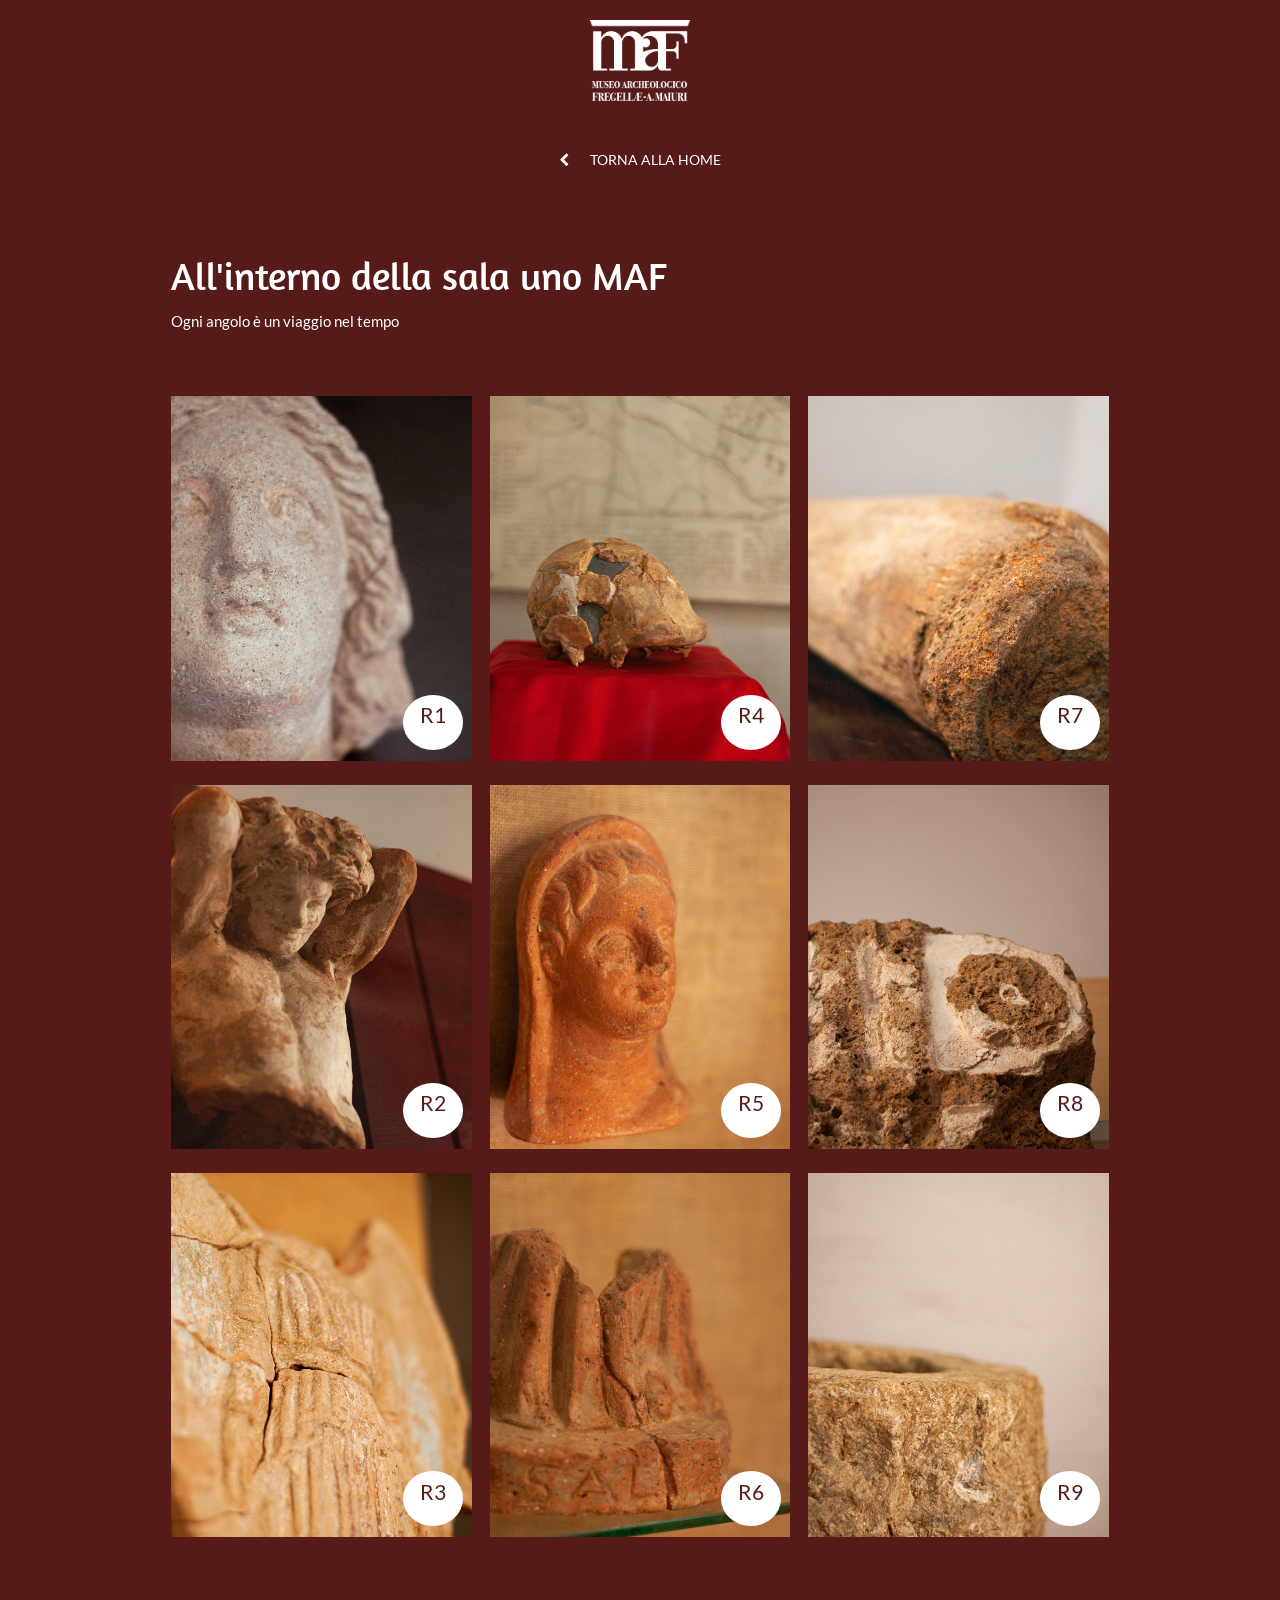
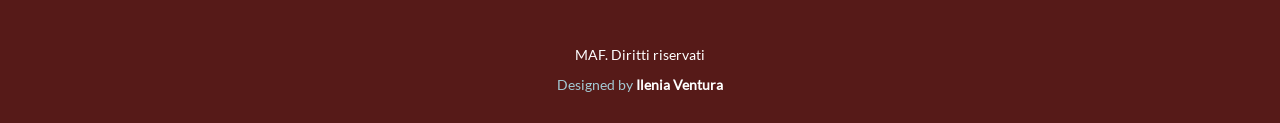
<file: sala_uno.html>
<!DOCTYPE html>
<html lang="it">
   <head>
      <title>MAF</title>
      <meta charset="utf-8">
      <meta name="viewport" content="width=device-width, initial-scale=1.0, maximum-scale=1.0, user-scalable=no">
      <link rel="stylesheet" href="https://maxcdn.bootstrapcdn.com/bootstrap/4.0.0/css/bootstrap.min.css">
      <link rel="stylesheet" href="https://cdnjs.cloudflare.com/ajax/libs/font-awesome/4.7.0/css/font-awesome.min.css">
      <link href="layout/styles/layout.css" rel="stylesheet" type="text/css" media="all">
      <link href="lib/animate/animate.min.css" rel="stylesheet">
      <link href="images/favicon.ico" rel="icon">
   </head>

   <body id="top">
      <!-- Top Background Image Wrapper -->
      <div class="bgded" style="background-color:#561A18;">
         <div class="wrapper">
            <header id="header" class="hoc clear">
               <div class="logo">
                  <a href="index.html"><img src="loghi/logomaf.png" alt="logo del sito"></a>
               </div>
               <nav id="mainav" class="clear text-center pb-4">
                  <a class="text-uppercase text-white" href="index.html"><i class="fa fa-chevron-left mr-4"></i>Torna alla home</a>
               </nav>
            </header>
         </div>
      </div>
      <!-- End Top Background Image Wrapper -->

      <!-- GALLERIA -->
      <div class="galleriaopere container-fluid">
         <div class="galleriaopere-wrapper">
            <h2 class="title">All'interno della sala uno MAF</h2>
            <p class="sottotitolo">Ogni angolo è un viaggio nel tempo</p>
            <div class="gallery p-0 col-md-12 col-sm-12">
               <div class="card-columns">
                  <div class="card card-hover h-100" >
                     <div class="card-body">
                        <a href="reperto_uno.html">
                           <img class="card-img-top" src="images/gallery/photo-6.jpg" alt="Card image cap">
                           <div class="reveal p-2 d-flex ">
                              <div class="w-100 align-self-center">
                                 <p>R1</p>
                              </div>
                           </div>
                        </a>
                     </div>
                  </div>
                  <div class="card card-hover h-100" >
                     <div class="card-body">
                        <a href="reperto_tre.html">
                        <img class="card-img-top" src="images/gallery/photo-4.jpg" alt="Card image cap">
                        <div class="reveal p-2 d-flex ">
                           <div class="w-100 align-self-center">
                              <p>R2</p>
                           </div>
                        </div>
                     </div>
                  </div>
                  <div class="card card-hover h-100">
                     <div class="card-body">
                        <a href="reperto_due.html">
                        <img class="card-img-top" src="images/gallery/photo-5.jpg" alt="Card image cap">
                        <div class="reveal p-2 d-flex ">
                           <div class="w-100 align-self-center">
                              <p>R3</p>
                           </div>
                        </div>
                     </div>
                  </div>
                  <div class="card card-hover h-100">
                     <div class="card-body">
                        <img class="card-img-top" src="images/gallery/photo-8.jpg" alt="Card image cap">
                        <div class="reveal p-2 d-flex ">
                           <div class="w-100 align-self-center">
                              <p>R4</p>
                           </div>
                        </div>
                     </div>
                  </div>
                  <div class="card card-hover h-100">
                     <div class="card-body">
                        <img class="card-img-top" src="images/gallery/photo-9.jpg" alt="Card image cap">
                        <div class="reveal p-2 d-flex ">
                           <div class="w-100 align-self-center">
                              <p>R5</p>
                           </div>
                        </div>
                     </div>
                  </div>
                  <div class="card card-hover h-100">
                     <div class="card-body">
                        <img class="card-img-top" src="images/gallery/photo-11.jpg" alt="Card image cap">
                        <div class="reveal p-2 d-flex ">
                           <div class="w-100 align-self-center">
                              <p>R6</p>
                           </div>
                        </div>
                     </div>
                  </div>
                  <div class="card card-hover h-100">
                     <div class="card-body">
                        <img class="card-img-top" src="images/gallery/photo-7.jpg" alt="Card image cap">
                        <div class="reveal p-2 d-flex ">
                           <div class="w-100 align-self-center">
                              <p>R7</p>
                           </div>
                        </div>
                     </div>
                  </div>
                  <div class="card card-hover h-100">
                     <div class="card-body">
                        <img class="card-img-top" src="images/gallery/photo-10.jpg" alt="Card image cap">
                        <div class="reveal p-2 d-flex ">
                           <div class="w-100 align-self-center">
                              <p>R8</p>
                           </div>
                        </div>
                     </div>
                  </div>
                  <div class="card card-hover h-100">
                     <div class="card-body">
                        <img class="card-img-top" src="images/gallery/photo-12.jpg" alt="Card image cap">
                        <div class="reveal p-2 d-flex ">
                           <div class="w-100 align-self-center">
                              <p>R9</p>
                           </div>
                        </div>
                     </div>
                  </div>
               </div>
            </div>
         </div>
      </div>

       <!-- FINE -->
       <div class="after-footer-rectangle container-fluid text-center text-white py-4 px-sm-3 px-md-5">
         <p class="mb-2 text-white">MAF. Diritti riservati </p>
         <p class="m-0 text-white">Designed by <a class="font-weight-bold" href="https://www.behance.net/ileniaventura">Ilenia Ventura</a></p>
      </div>
     </div>


       <!-- JAVASCRIPTS -->
      <script src="layout/scripts/jquery.min.js"></script>
      <script src="layout/scripts/jquery.backtotop.js"></script>
      <script src="https://code.jquery.com/jquery-3.2.1.slim.min.js"></script>
      <script src="https://cdnjs.cloudflare.com/ajax/libs/popper.js/1.12.9/umd/popper.min.js"></script>
      <script src="https://maxcdn.bootstrapcdn.com/bootstrap/4.0.0/js/bootstrap.min.js"></script>
      <script src="lib/wow/wow.min.js"></script>
   </body>
</html>
</file>
<file: layout/styles/layout.css>
@charset "utf-8";


@import url("fontawesome-4.6.3.min.css");
@import url("framework.css");

@font-face {
	font-family: 'Lato-Regular';
	src: url('../font/Lato-Regular.ttf') format('truetype');
}

@font-face {
	font-family: 'Lato-Bold';
	src: url('../font/Lato-Bold.ttf') format('truetype');
}

@font-face {
	font-family: 'Lato-Light';
	src: url('../font/Lato-Light.ttf') format('truetype');
}

@font-face {
	font-family: 'Poppins-Thin';
	src: url('../font/Poppins-Thin.ttf') format('truetype');
}

@font-face {
	font-family: 'Playfair';
	src: url('../font/Playfair.ttf') format('truetype');
}

@font-face {
	font-family: 'Amaranth-Regular';
	src: url('../font/Amaranth-Regular.ttf') format('truetype');
}

@font-face {
	font-family: 'Amaranth-Bold';
	src: url('../font/Amaranth-Bold.ttf') format('truetype');
}

@font-face {
	font-family: 'Amaranth-Italic';
	src: url('../font/Amaranth-Italic.ttf') format('truetype');
}

/* Rows
--------------------------------------------------------------------------------------------------------------- */
.row0,
.row0 a {}

.row1,
.row1 a {}

.row2,
.row2 a {}

.row3,
.row3 a {
	color: #561A18
}

.row4,
.row4 a {}

.row5,
.row5 a {}


/* Header
--------------------------------------------------------------------------------------------------------------- */
.logo {
	text-align: center;
	width: 100px;
	height: auto;
	margin: 0 auto;
	margin-bottom: 50px;
	margin-top: 20px;
}

.logochild {
	text-align: center;
	width: 120px;
	height: auto;
	margin: 0 auto;
	margin-bottom: 50px;
	margin-top: 20px;
}


/* Page Intro
--------------------------------------------------------------------------------------------------------------- */
#pageintro {
	opacity: 0;
	animation: fadeIn 3s ease forwards;
}

#pageintro {
	padding: 150px 0 100px;
}

.secondary-pageintro {
	padding: 100px 0 150px !important;
}

#pageintro article {
	text-align: center;
}

#pageintro article p {
	font-size: 16px;
	margin-top: -8px;
}

#pageintro article .heading {
	font-size: 4rem;
	font-family: 'Amaranth-Bold';
}

#pageintro article footer {
	margin-top: 150px;
}

#pageintro article .headingchild {
	font-size: 4rem;
}


/* Gallery */

.galleriaopere {
	background-color: #561A18;
	/* Colore di sfondo del rettangolo */
	width: 100%;
	margin: 0 auto;
	box-sizing: border-box;
	margin-top: 1;
	display: flex;
	justify-content: center !important;
}

.galleriaopere-wrapper {
	width: 75%;
	margin-top: 5%;
	margin-bottom: 5%;
}

.title {
	font-size: 2.8rem;
	margin-bottom: 10px;
}

.sottotitolo {
	font-size: 15px;
	padding-bottom: 50px;
	margin-top: 0;
}

/* Visita */

.visita {
	background-color: #561A18;
	width: 100%;
	box-sizing: border-box;
	padding: 5rem 14rem !important;
}

/* .mymargin {
    margin-left: 187px;
    margin-right: 187px;
} */

.sottotitolovisita {
	font-size: 12px;
	margin-top: -30px;
}

.linetext {
	position: relative;
	display: inline-block;
	font-size: 12px;
	cursor: pointer;
}

.linetext a {
	text-decoration: none;
	/* Rimuovi il sottolineato predefinito del link */
	color: inherit;
	/* Eredità del colore dal genitore */
}

.linetext::before {
	content: "";
	position: absolute;
	bottom: 0;
	left: 0;
	width: 0;
	height: 2px;
	background-color: white;
	/* Colore della linea */
	transition: width 0.3s ease;
	/* Transizione dell'animazione */
}

.linetext:hover::before {
	width: 100%;
}

.footer_info_title {
	margin-top: 1em;
	font-weight: bold;
}

.title2 {
	font-size: 20px;
}

.price {
	float: right;
	margin-right: 15rem;
}

/* BIGLIETTI */

.container-fluidcalendar {
	height: 100vh;
}

.row {
	height: 100%;
}

.col-left {
	background-color: #561A18;
	padding: 20px;
}

.col-left input[type="date"] {
	background-color: white;
	/* Sostituisci con il colore desiderato */
}

.col-right {
	padding: 20px;
}

.form-label2 {
	color: white
}

.booking-form {
	max-width: 600px;
	margin: auto;
}


.overlay-container {
	position: relative;
	width: 100%;
    height: 12rem;
    background-size: cover;
    background-repeat: no-repeat;
	background-image:url('../../images/demo/backgrounds/3.png');
}

.overlay-image {
	position: relative;
	z-index: 1;
	/* Assicura che l'immagine sia sopra l'overlay-text */
}

.overlay-image::before {
	content: "";
	display: block;
	position: absolute;
	top: 0;
	left: 0;
	width: 100%;
	height: 100%;
	background-color: rgba(0, 0, 0, 0.4);
	/* Opacità del 40% con colore bianco */
	z-index: 2;
	/* Imposta uno z-index superiore all'immagine */
}

.overlay-text {
	position: absolute;
	top: 50%;
	left: 50%;
	transform: translate(-50%, -50%);
	z-index: 3;
	/* Imposta uno z-index superiore all'overlay-image */
}





/* EVENTI
--------------------------------------------------------------------------------------------------------------- */

.excerpt {
	display: inline-block;
	width: 100%;
	max-width: 320px;
	padding-bottom: 20px;
}

.excerpt img {}

/* Overlay scuro sull'immagine */
.excerpt-overlay::before {
	content: "";
	position: absolute;
	top: 0;
	left: 3.5%;
	width: 93%;
	height: 94%;
	background-color: black;
	opacity: 0.4;
}

.excerpt .excerpttxt {
	display: block;
	position: relative;
	max-width: 90%;
	margin: -40px auto;
	padding: 20px;
}

.excerpt .heading {
	margin: 0 0 5px 0;
}

.excerpt p:last-of-type {
	margin: 0;
	padding: 0;
}

.excerpt .excerpttxt {
	color: inherit;
	background-color: #FFFFFF;
}

.excerpt {
	text-align: center;
	position: relative;
}

.title-overlay {
	position: absolute;
	top: 80%;
	left: 30%;
	transform: translate(-50%, -50%);
	color: #fff;
	text-align: center;
	opacity: 1;
}

/* EVENTI MOD */
.event-container {
	display: flex;
	justify-content: space-between;
	margin: 0 auto;
}

.event {
	position: relative;
	overflow: hidden;
	width: 90%;
	margin-right: -20px;
	margin-left: -15px;
}

.event img {
	width: 100%;
	height: 100%;
	object-fit: cover;
}

.event-overlay {
	position: absolute;
	top: 0;
	left: 0;
	width: 100%;
	height: 100%;
	background: rgba(0, 0, 0, 0.5);
	/* Opacità del 50% (modificabile) */
	opacity: 0.4;
}

.event-text {
	position: absolute;
	bottom: 0;
	left: 0;
	color: #fff;
	width: 100%;
	padding: 10px;
	box-sizing: border-box;
}

.event-title {
	margin-left: 10px;
	margin-bottom: 5px;
	font-size: 20px;
}

.event-subtitle {
	margin-right: 10px;
	margin-left: 10px;
	font-size: 13px;
}

.event-link {
	display: block;
	width: 100%;
	height: 100%;
	position: absolute;
	top: 0;
	left: 0;
	z-index: 1;
	/* Imposta lo z-index più alto per rendere il link cliccabile sopra l'immagine */
}

.sottotitoloev {
	font-size: 15px;
	margin-top: 0;
}





/* Footer */
.footer {
	background-color: white;
	/* Colore di sfondo del rettangolo */
	color: black;
	padding: 50px;
	padding-top: 20px;
	padding-left: 60px;
	display: flex;
	align-items: center;
	font-size: small;
	line-height: 1, 5;
}

.footer_logo {
	text-align: center;
}

.footer_logo img {
	max-width: 80%;
	/* Assicura che l'immagine non superi la larghezza del contenitore */
	margin: auto;
}


@media (max-width: 991px) {
	.footer_logo img {
		max-width: 60%;
		/* Assicura che l'immagine non superi la larghezza del contenitore */
		margin: auto;
	}

	.event-container {
		display: flex;
		justify-content: center;
		margin: 0 auto;
	}
}

.footer_info_title {
	font-weight: bold;
	font-size: 1.2rem;
	font-family: 'Amaranth-Bold', sans-serif;
	margin-bottom: 2.5rem;
}

.footer_info_text {
	line-height: 1.5;
	font-size: 1rem;
	font-family: 'Lato-Regular', sans-serif;
}

.footer_info_text a i {
	font-size: 1.4rem;
}

.footer_info_text a:hover {
	text-decoration: none;
}

.footer_info_text i {
	font-size: 1.1rem;
}

.social-icons {
	margin: 20px;
}

.social-icon {
	font-size: 24px;
	margin-right: 0;
}

.social-logo {
	font-size: 24px;
	/* Regola la dimensione del font secondo le tue esigenze */
	margin: 0 px;
	/* Aggiungi margine tra i loghi, se necessario */
	margin-right: 20px;
	margin-top: 5px;
	color: black;
}

.social-logo:hover {
	transition: all 0.0, 01s;
	color: #561A18;
	border-color: #561A18;
	/* Cambia il colore del bordo al passaggio del mouse */
	box-shadow: #561A18;
	/* Aggiungi un'ombra al passaggio del mouse */
}

/* Fine */
.after-footer-rectangle {
	background-color: #561A18;
	/* Colore di sfondo del rettangolo */
	height: 100px;
	/* Altezza del rettangolo (puoi regolare questa dimensione) */
	width: 100%;
	/* Larghezza pari al 100% della viewport width */
}

.font-weight-bold {
	color: white;
}


/* STORIA */


.portfolio-text {
	padding-top: 12rem;
	font-size: 1.5rem;
	line-height: 125%;
}

.card {
	border: 0px;
	border-radius: 0;
	background-color: transparent;
}



.card-img,
.card-img-top {
	border-top-left-radius: 0;
	border-top-right-radius: 0;
}

.card-body {
	padding: 0;
}

.card-columns .card {
	margin-bottom: 1.25rem;
}

@media (max-width: 991px) {
	.card-columns {
		column-count: 1;
	}
}

@media (min-width: 992px) {
	.card-columns {
		column-count: 2;
	}
}

@media (min-width: 1200px) {
	.card-columns {
		column-count: 3;
	}
}

.card-hover img {
	transition: filter .5s ease-in-out;
	-webkit-filter: grayscale(0%);
	/* Ch 23+, Saf 6.0+, BB 10.0+ */
	filter: grayscale(0%);
	/* FF 35+ */
}

.card-hover:hover img {
	-webkit-filter: grayscale(0%);
	/* Ch 23+, Saf 6.0+, BB 10.0+ */
	filter: grayscale(100%);
	/* FF 35+ */
}

.reveal p {
	line-height: 125%;
	font-size: 1.5rem;
	text-align: center;
}

.card-hover .reveal {
	position: absolute;
	bottom: 3%;
	right: 3%;
	width: 20%;
	background-color: white;
	border-radius: 50%;
	color: #561A18;
	height: 15%;
	visibility: visible;
	transition: opacity 1s ease;
}

.sala p {
	line-height: 125%;
	font-size: 1.5rem;
	text-align: center;
}

.card-hover .sala {
	height: auto;
	visibility: visible;
	opacity: 0.5;
	transition: opacity 1s ease;
	position: absolute;
	top: 0;
	background-color: black;
	color: white;
	width: 100%;
}

@media (max-width: 767px) {

	.card-hover .reveal,
	.card-hover:hover .reveal {
		display: hidden;
		/* visibility: visible;
		opacity: 1;
		position: relative;
		width: 100%;
		background-color: #ebeae9;
		color: black; */
	}

	/* .reveal p {
		line-height: 125%;
		font-size: 1.2rem;
		text-align: left;
		padding-top: 1rem;
	} */

}

/* Content Area
--------------------------------------------------------------------------------------------------------------- */
.container {
	padding: 80px 0;
}

/* Content */
.container .content {}

.services {}

.services li {
	text-align: center;
}

.services>li:first-child {
	text-align: left;
}

.services li:nth-child(-n+3) {
	margin-bottom: 30px;
}

/* Adds bottom margin to the first three elements only */
.services li:last-child {
	margin-bottom: 0;
}

/* Required when elements stack in smaller viewports */
.services li figure {
	display: inline-block;
	position: relative;
	max-width: 100%;
}

.services li figure figcaption {
	display: block;
	position: absolute;
	top: 50%;
	transform: translate(0, -50%);
	width: 100%;
	line-height: 1;
	text-align: center;
	opacity: 0;
	z-index: 1;
}

.services li figure::after {
	position: absolute;
	top: 0;
	left: 0;
	width: 100%;
	height: 100%;
	content: "";
	opacity: 0;
}

.services li figure:hover::after {
	opacity: .6;
}

.services li figure:hover figcaption {
	opacity: 1;
}

.cta {}

.cta article {
	padding-top: 20px;
	text-align: center;
}

.cta article * {
	margin: 0;
	padding: 0;
}

.cta article span {
	display: block;
	position: relative;
	width: 100px;
	height: 100px;
	margin: 0 auto 60px;
	line-height: 100px;
	font-size: 40px;
	font-weight: 400;
	z-index: 1;
}

.cta article span::before,
.cta article span::after {
	position: absolute;
	top: 0;
	right: 0;
	bottom: 0;
	left: 0;
	content: "";
	border: 1px solid;
	transform: rotate(-90deg);
	z-index: -1;
}

.cta article span::after {
	transform: rotate(45deg);
}

.cta article:hover span::after {
	transform: rotate(360deg);
	transition: transform .5s ease-in-out;
}

.cta article .heading {
	margin-bottom: 10px;
}

.cta article footer {
	margin-top: 30px;
}

/* Comments */
#comments ul {
	margin: 0 0 40px 0;
	padding: 0;
	list-style: none;
}

#comments li {
	margin: 0 0 10px 0;
	padding: 15px;
}

#comments .avatar {
	float: right;
	margin: 0 0 10px 10px;
	padding: 3px;
	border: 1px solid;
}

#comments address {
	font-weight: bold;
}

#comments time {
	font-size: smaller;
}

#comments .comcont {
	display: block;
	margin: 0;
	padding: 0;
}

#comments .comcont p {
	margin: 10px 5px 10px 0;
	padding: 0;
}

#comments form {
	display: block;
	width: 100%;
}

#comments input,
#comments textarea {
	width: 100%;
	padding: 10px;
	border: 1px solid;
}

#comments textarea {
	overflow: auto;
}

#comments div {
	margin-bottom: 15px;
}

#comments input[type="submit"],
#comments input[type="reset"] {
	display: inline-block;
	width: auto;
	min-width: 150px;
	margin: 0;
	padding: 8px 5px;
	cursor: pointer;
}

/* Sidebar */
.container .sidebar {}

.sidebar .sdb_holder {
	margin-bottom: 50px;
}

.sidebar .sdb_holder:last-child {
	margin-bottom: 0;
}



/* Copyright
--------------------------------------------------------------------------------------------------------------- */
#copyright {
	padding: 30px 0;
}

#copyright * {
	margin: 0;
	padding: 0;
}

#copyright p:first-of-type {
	margin-bottom: 10px;
}

#copyright p:last-of-type {
	font-size: .8rem;
}


/* Transition Fade
--------------------------------------------------------------------------------------------------------------- */
*,
*::before,
*::after {
	transition: all .3s ease-in-out;
}

#mainav form * {
	transition: none !important;
}


/* Rounded Corners - Can be deleted if not wanted
--------------------------------------------------------------------------------------------------------------- */
.btn,
.btnChild,
.cta span::before,
.cta span::after,
.faico a,
#backtotop {
	border-radius: 5px;
	background-clip: padding-box;
	margin-top: 10px;
}

.btn-inverse,
.cta span::before,
.cta span::after,
.faico a,
#backtotop {
	border-radius: 5px;
	background-clip: padding-box;
	margin-top: 10px;
}

/* ------------------------------------------------------------------------------------------------------------ */
/* ------------------------------------------------------------------------------------------------------------ */
/* ------------------------------------------------------------------------------------------------------------ */
/* ------------------------------------------------------------------------------------------------------------ */
/* ------------------------------------------------------------------------------------------------------------ */


/* Navigation
--------------------------------------------------------------------------------------------------------------- */
nav ul,
nav ol {
	margin: 0;
	padding: 0;
	list-style: none;
}

#mainav,
#breadcrumb,
.sidebar nav {
	line-height: normal;
}

#mainav .drop::after,
#mainav li li .drop::after,
#breadcrumb li a::after,
.sidebar nav a::after {
	position: absolute;
	font-family: "FontAwesome";
	font-size: 10px;
	line-height: 10px;
}

/* Top Navigation */
#mainav {}

#mainav ul {
	text-transform: uppercase;
	text-align: center;
}

#mainav ul ul {
	z-index: 9999;
	position: absolute;
	width: 160px;
	text-transform: none;
	text-align: left;
}

#mainav ul ul ul {
	left: 160px;
	top: 0;
}

#mainav li {
	display: inline-block;
	position: relative;
	margin: 0 30px 0 0;
	padding: 0;
}

#mainav li:last-child {
	margin-right: 0;
}

#mainav li li {
	width: 100%;
	margin: 0;
}

#mainav li a {
	padding: 20px 0;
}

#mainav li li a {
	border: solid;
	border-width: 0 0 1px 0;
}

#mainav .drop {
	padding-left: 15px;
}

#mainav li li a,
#mainav li li .drop {
	display: block;
	margin: 0;
	padding: 10px 15px;
}

#mainav .drop::after,
#mainav li li .drop::after {
	content: "\f0d7";
}

#mainav .drop::after {
	top: 25px;
	left: 5px;
}

#mainav li li .drop::after {
	top: 15px;
	left: 5px;
}

#mainav ul ul {
	visibility: hidden;
	opacity: 0;
}

#mainav ul li:hover>ul {
	visibility: visible;
	opacity: 1;
}

#mainav .menu-icon {
	display: none;
	margin: 0;
	padding: 20px 0;
}

/* Breadcrumb */
#breadcrumb {
	padding: 20px 0;
	text-transform: uppercase;
}

#breadcrumb ul {
	margin: 0;
	padding: 0;
	list-style: none;
}

#breadcrumb li {
	display: inline-block;
	margin: 0 6px 0 0;
	padding: 0;
}

#breadcrumb li a {
	display: block;
	position: relative;
	margin: 0;
	padding: 0 12px 0 0;
	font-size: 12px;
}

#breadcrumb li a::after {
	top: 4px;
	right: 0;
	content: "\f101";
}

#breadcrumb li:last-child a {
	margin: 0;
	padding: 0;
}

#breadcrumb li:last-child a::after {
	display: none;
}

/* Sidebar Navigation */
.sidebar nav {
	display: block;
	width: 100%;
}

.sidebar nav li {
	margin: 0 0 3px 0;
	padding: 0;
}

.sidebar nav a {
	display: block;
	position: relative;
	margin: 0;
	padding: 5px 10px 5px 15px;
	text-decoration: none;
	border: solid;
	border-width: 0 0 1px 0;
}

.sidebar nav a::after {
	top: 9px;
	left: 5px;
	content: "\f101";
}

.sidebar nav ul ul a {
	padding-left: 35px;
}

.sidebar nav ul ul a::after {
	left: 25px;
}

.sidebar nav ul ul ul a {
	padding-left: 55px;
}

.sidebar nav ul ul ul a::after {
	left: 45px;
}

/* Pagination */
.pagination {
	display: block;
	width: 100%;
	text-align: center;
	clear: both;
}

.pagination li {
	display: inline-block;
	margin: 0 2px 0 0;
}

.pagination li:last-child {
	margin-right: 0;
}

.pagination a,
.pagination strong {
	display: block;
	padding: 8px 11px;
	border: 1px solid;
	background-clip: padding-box;
	font-weight: normal;
}

/* Back to Top */
#backtotop {
	z-index: 999;
	display: inline-block;
	position: fixed;
	visibility: hidden;
	bottom: 20px;
	right: 20px;
	width: 36px;
	height: 36px;
	line-height: 36px;
	font-size: 16px;
	text-align: center;
	opacity: .2;
}

#backtotop i {
	display: block;
	width: 100%;
	height: 100%;
	line-height: inherit;
}

#backtotop.visible {
	visibility: visible;
	opacity: .5;
}

#backtotop:hover {
	opacity: 1;
}


/* Tables
--------------------------------------------------------------------------------------------------------------- */
table,
th,
td {
	border: 1px solid;
	border-collapse: collapse;
	vertical-align: top;
}

table,
th {
	table-layout: auto;
}

table {
	width: 100%;
	margin-bottom: 15px;
}

th,
td {
	padding: 5px 8px;
}

td {
	border-width: 0 1px;
}


/* Gallery
--------------------------------------------------------------------------------------------------------------- */
.btmspace-30 {
	margin-bottom: 30px;
}

img {
	width: auto;
	max-width: 100%;
	height: auto;
	margin: 0;
	padding: 0;
	border: none;
	line-height: normal;
	vertical-align: middle;
}

#gallery {
	display: block;
	width: 100%;
	margin-bottom: 50px;
}

#gallery figure figcaption {
	display: block;
	width: 100%;
	clear: both;
}

#gallery li {
	margin-bottom: 30px;
}




/* Font Awesome Social Icons
--------------------------------------------------------------------------------------------------------------- */
.faico {
	margin: 0;
	padding: 0;
	list-style: none;
}

.faico li {
	display: inline-block;
	margin: 8px 5px 0 0;
	padding: 0;
	line-height: normal;
}

.faico li:last-child {
	margin-right: 0;
}

.faico a {
	display: inline-block;
	width: 36px;
	height: 36px;
	line-height: 36px;
	font-size: 18px;
	text-align: center;
}

.faico a {
	color: #FFFFFF;
	background-color: #A3C9D3;
}

.faicon-dribble:hover {
	background-color: #EA4C89;
}

.faicon-facebook:hover {
	background-color: #3B5998;
}

.faicon-google-plus:hover {
	background-color: #DB4A39;
}

.faicon-linkedin:hover {
	background-color: #0E76A8;
}

.faicon-twitter:hover {
	background-color: #00ACEE;
}

.faicon-vk:hover {
	background-color: #4E658E;
}


/* ------------------------------------------------------------------------------------------------------------ */
/* ------------------------------------------------------------------------------------------------------------ */
/* ------------------------------------------------------------------------------------------------------------ */
/* ------------------------------------------------------------------------------------------------------------ */
/* ------------------------------------------------------------------------------------------------------------ */


/* Colours
--------------------------------------------------------------------------------------------------------------- */
body {
	color: #FFFFFF;
}

a {
	color: #A3C9D3;
}

a:active,
a:focus {
	background: transparent;
}

/* IE10 + 11 Bugfix - prevents grey background */
hr,
.borderedbox {
	border-color: #D7D7D7;
}

label span {
	color: #FF0000;
	background-color: inherit;
}

input:focus,
textarea:focus,
*:required:focus {
	border-color: #A3C9D3;
}

.overlay {
	color: #FFFFFF;
	background-color: inherit;
}

.overlay::after {
	color: inherit;
	background-color: rgba(0, 0, 0, .55);
}

.btn,
.btn.inverse:hover,
.btnChild.inverse:hover {
	color: inherit;
	border-color: white;
	background-color: transparent;
}

.btn:hover,
.btnChild:hover,
.btn.inverse,
.btnChild.inverse {
	color: white;
	background-color: #561A18;
	border-color: #561A18;
	text-decoration: none;
}


/* Rows */
.row {
	color: #474747;
}

.row0,
.row0 a {}

.row1,
.row1 a {}

.row2,
.row2 a {
	color: #888888;
	background-color: #F5F5F5;
}

.row3 {
	color: #474747;
	background-color: #FFFFFF;
}

.row4,
.row4 a {}

.row5,
.row5 a {}


/* Header */
#header #logo a {
	color: inherit;
}


/* Content Area */
.services li figure:hover::after {
	background-color: #A3C9D3;
}

.services li figure figcaption {
	color: #FFFFFF;
}

.cta article .heading a {
	color: inherit;
}

.cta article:hover .heading a {
	color: #A3C9D3;
}

.cta article span {
	color: #FFFFFF;
}

.cta article span::before,
.cta article span::after {
	background-color: #A3C9D3;
	border-color: #A3C9D3;
}

.cta article:hover span::after {
	border-color: inherit;
}


/* Copyright */
#copyright a {
	color: inherit;
}


/* Navigation */
#mainav li a {
	color: inherit;
}

#mainav a:hover,
#mainav li:hover>a {
	color: #561A18;
	background-color: inherit;
	text-decoration: none;
}

#mainav li li a,
#mainav .active li a {
	color: #FFFFFF;
	background-color: rgba(0, 0, 0, .6);
	border-color: rgba(0, 0, 0, .6);
}

#mainav li li:hover>a,
#mainav .active .active>a {
	color: #FFFFFF;
	background-color: #A3C9D3;
}

#mainav form select {
	color: #FFFFFF;
	background-color: #1F1F1F;
	border-color: #000000;
}

#breadcrumb a {
	color: inherit;
	background-color: inherit;
}

#breadcrumb li:last-child a {
	color: #A3C9D3;
}

.container .sidebar nav a {
	color: inherit;
	border-color: #D7D7D7;
}

.container .sidebar nav a:hover {
	color: #561A18;
}

.pagination a,
.pagination strong {
	border-color: #D7D7D7;
}

.pagination .current * {
	color: #FFFFFF;
	background-color: #A3C9D3;
}

#backtotop {
	color: #FFFFFF;
	background-color: #A3C9D3;
}


/* Tables + Comments */
table,
th,
td,
#comments .avatar,
#comments input,
#comments textarea {
	border-color: #D7D7D7;
}

#comments input:focus,
#comments textarea:focus,
#comments *:required:focus {
	border-color: #A3C9D3;
}

th {
	color: #FFFFFF;
	background-color: #373737;
}

tr,
#comments li,
#comments input[type="submit"],
#comments input[type="reset"] {
	color: inherit;
	background-color: #FBFBFB;
}

tr:nth-child(even),
#comments li:nth-child(even) {
	color: inherit;
	background-color: #F7F7F7;
}

table a,
#comments a {
	background-color: inherit;
}


/* ------------------------------------------------------------------------------------------------------------ */
/* ------------------------------------------------------------------------------------------------------------ */
/* ------------------------------------------------------------------------------------------------------------ */
/* ------------------------------------------------------------------------------------------------------------ */
/* ------------------------------------------------------------------------------------------------------------ */


/* Media Queries
--------------------------------------------------------------------------------------------------------------- */
@-ms-viewport {
	width: device-width;
}


/* Max Wrapper Width - Laptop, Desktop etc.
--------------------------------------------------------------------------------------------------------------- */
@media screen and (min-width:978px) {
	.hoc {
		max-width: 72%;
	}
}


/* Mobile Devices
--------------------------------------------------------------------------------------------------------------- */
@media screen and (max-width:900px) {
	.hoc {
		max-width: 90%;
	}

	#header {}

	#mainav {
		margin: 0 auto;
		display: flex;
		justify-content: center;
	}

	#mainav ul.mainav-inline {
		display: none;
	}

	#mainav .menu-icon {
		display: block !important;
		cursor: pointer;
		position: relative;
		top: -28px;
		font-size: 1.6rem;
	}

	.menu-dropdown {
		display: none;
		position: absolute;
		top: 13rem;
		background-color: #561A18;
		/* colore di sfondo del menu */
		box-shadow: 0 2px 5px rgba(0, 0, 0, 0.2);
		/* ombra */
		z-index: 1;
		/* assicura che il menu sia sopra gli altri elementi */
		padding: 1.6rem;
	}

	.menu-dropdown .menu-dropdown-list {
		display: list-item !important;
		margin: 0 auto !important;
	}

	.menu-dropdown .menu-dropdown-list.active {
		text-decoration: underline;
	}

	#pageintro {
		padding: 50px 0 80px 0;
	}

	#pageintro article footer {
		margin-top: 80px;
	}

	#breadcrumb {}

	.container {
		padding: 80px 0 !important
	}

	.visita.container {
		padding: 80px 20px !important
	}

	#comments input[type="reset"] {
		margin-top: 10px;
	}

	.pagination li {
		display: inline-block;
		margin: 0 5px 5px 0;
	}

	#copyright {}

	.col-left {
		height: 9rem !important
	}

	.col-right {
		height: 9rem !important
	}
}


@media screen and (max-width:750px) {

	.imgl,
	.imgr {
		display: inline-block;
		float: none;
		margin: 0 0 10px 0;
	}

	.fl_left,
	.fl_right {
		display: block;
		float: none;
	}

	.one_half,
	.one_third,
	.two_third,
	.one_quarter,
	.two_quarter,
	.three_quarter {
		display: block;
		float: none;
		width: auto;
		margin: 0 0 30px 0;
		padding: 0;
	}
}


/* Other
--------------------------------------------------------------------------------------------------------------- */
@media screen and (max-width:650px) {
	.scrollable {
		display: block;
		width: 100%;
		margin: 0 0 30px 0;
		padding: 0 0 15px 0;
		overflow: auto;
		overflow-x: scroll;
	}

	.scrollable table {
		margin: 0;
		padding: 0;
		white-space: nowrap;
	}

	.inline li {
		display: block;
		margin-bottom: 10px;
	}

	.pushright li {
		margin-right: 0;
	}

	.font-x2 {
		font-size: 1.4rem;
	}

	.font-x3 {
		font-size: 1.6rem;
	}
}

.audio-image-container {
	position: relative;
	margin: 0 auto;
}

img {
	max-width: 100%;
	height: auto;
	display: block;
}

.audio-container {
	position: absolute;
	bottom: 20px;
	/* Puoi regolare la distanza dal fondo dell'immagine */
	left: 50%;
	transform: translateX(-50%) translateY(50%);
	padding: 10px;
	border-radius: 5px;
}

.icone {
	background-color: #561A18;
	padding: 2rem;
}

.icona{
	width: 40%;
	margin: 0 auto
}

@media (max-width: 991px) {
	.icona-cell-container{
		margin-top: 1rem;
	}
	.icona{
		width: 15%;
		margin: 0 auto
	}
	.hide-small-screen{
		display: none;
	}
	.visita-row{
		text-align: center;
	}

	.visita-row-col{
		margin-top: 10px;
	}
}

.btn-primary:not(:disabled):not(.disabled).active, .btn-primary:not(:disabled):not(.disabled):active, .show>.btn-primary.dropdown-toggle {
    color: #fff;
    background-color: #3e0f0e;
    border-color: #561A18;
}

.btn-primary.focus, .btn-primary:focus {
    box-shadow: none;
}

.btn-primary:not(:disabled):not(.disabled).active:focus, .btn-primary:not(:disabled):not(.disabled):active:focus, .show>.btn-primary.dropdown-toggle:focus {
    box-shadow:none
}

/*** Facility ***/
.facility-item .facility-icon {
    position: relative;
    margin: 0 auto;
    width: 100px;
    height: 100px;
    border-radius: 100px;
    display: flex;
    align-items: center;
    justify-content: center;
}

.facility-icon img{
	width: 70%;
	z-index: 99999;
}

.facility-item .facility-icon::before {
    position: absolute;
    content: "";
    width: 100%;
    height: 100%;
    top: 0;
    left: 0;
    background: rgba(255,255,255, .9);
    transition: .5s;
    z-index: 1;
}

.facility-item .facility-icon span {
    position: absolute;
    content: "";
    top: 0;
    left: 0;
    border-radius: 50%;
}

.facility-item .facility-icon span:last-child {
    left: auto;
    right: 0;
}

.facility-item .facility-icon i {
    position: relative;
    z-index: 2;
}

.facility-item .facility-text {
    position: relative;
    min-height: 250px;
    padding: 30px;
    border-radius: 100%;
    display: flex;
    text-align: center;
    justify-content: center;
    flex-direction: column;
}

.facility-item .facility-text::before {
    position: absolute;
    content: "";
    width: 100%;
    height: 100%;
    top: 0;
    left: 0;
    background: rgba(255, 255, 255, .9);
    transition: .5s;
    z-index: 1;
}

.facility-item .facility-text * {
    position: relative;
    z-index: 2;
}

.facility-item:hover .facility-icon::before,
.facility-item:hover .facility-text::before {
    background: transparent;
}

.facility-item * {
    transition: .5s;
}

.facility-item:hover * {
    color: #FFFFFF !important;
}

.facility-item:hover .facility-icon img.visite {
	content: url('../../icone/4.svg');
}

.facility-item:hover .facility-icon img.famiglia {
	content: url('../../icone/3.svg');
}

.facility-item:hover .facility-icon img.scuola {
	content: url('../../icone/2.svg');
}

.facility-item:hover .facility-icon img.camp {
	content: url('../../icone/6.svg');
}

/*** About ***/
.about-img img {
    transition: .5s;
}

.about-img img:hover {
    background: #D57A3C !important;
}
/*** Classes ***/
.classes-item {
    transition: .5s;
}

.classes-item:hover {
    margin-top: -10px;
}

.texture-child {
	background-image: url('../../images/texture_child.jpg');
	width: 100%;
    background-size: cover;
    background-repeat: no-repeat;
}

.rounded {
	border-radius: 10px !important;
}

.activity-title{
	font-family: 'Amaranth-Bold', sans-serif;
	font-size: 2rem;
}
</file>
